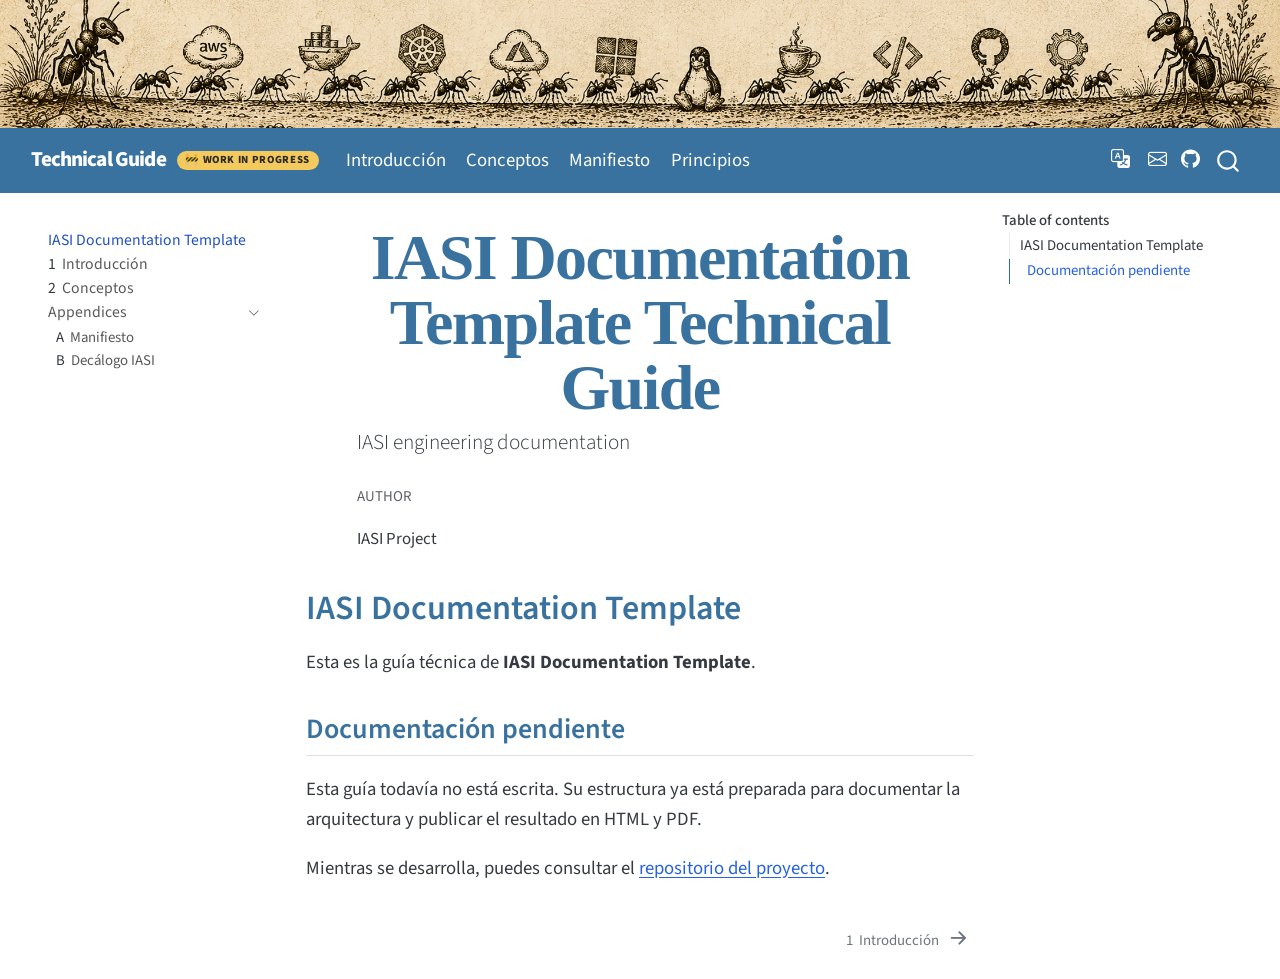
<file: publish/technical-guide/html/index.html>
<!DOCTYPE html>
<html xmlns="http://www.w3.org/1999/xhtml" lang="en" xml:lang="en"><head>

<meta charset="utf-8">
<meta name="generator" content="quarto-1.9.38">

<meta name="viewport" content="width=device-width, initial-scale=1.0, user-scalable=yes">

<meta name="author" content="IASI Project">

<title>IASI Documentation Template Technical Guide</title>
<style>
/* Default styles provided by pandoc.
** See https://pandoc.org/MANUAL.html#variables-for-html for config info.
*/
code{white-space: pre-wrap;}
span.smallcaps{font-variant: small-caps;}
div.columns{display: flex; gap: min(4vw, 1.5em);}
div.column{flex: auto; overflow-x: auto;}
div.hanging-indent{margin-left: 1.5em; text-indent: -1.5em;}
ul.task-list{list-style: none;}
ul.task-list li input[type="checkbox"] {
  width: 0.8em;
  margin: 0 0.8em 0.2em -1em; /* quarto-specific, see https://github.com/quarto-dev/quarto-cli/issues/4556 */ 
  vertical-align: middle;
}
</style>


<script src="site_libs/quarto-nav/quarto-nav.js"></script>
<script src="site_libs/quarto-nav/headroom.min.js"></script>
<script src="site_libs/clipboard/clipboard.min.js"></script>
<script src="site_libs/quarto-search/autocomplete.umd.js"></script>
<script src="site_libs/quarto-search/fuse.min.js"></script>
<script src="site_libs/quarto-search/quarto-search.js"></script>
<meta name="quarto:offset" content="./">
<link href="./chapters/01-intro/index.html" rel="next">
<script src="site_libs/quarto-html/quarto.js" type="module"></script>
<script src="site_libs/quarto-html/tabsets/tabsets.js" type="module"></script>
<script src="site_libs/quarto-html/popper.min.js"></script>
<script src="site_libs/quarto-html/tippy.umd.min.js"></script>
<script src="site_libs/quarto-html/anchor.min.js"></script>
<link href="site_libs/quarto-html/tippy.css" rel="stylesheet">
<link href="site_libs/quarto-html/quarto-syntax-highlighting-15634bcf2e68342d4ad2dfa704d543f6.css" rel="stylesheet" id="quarto-text-highlighting-styles">
<script src="site_libs/bootstrap/bootstrap.min.js"></script>
<link href="site_libs/bootstrap/bootstrap-icons.css" rel="stylesheet">
<link href="site_libs/bootstrap/bootstrap-797d27cea1d4e5a7f22cd0c0edd4997e.min.css" rel="stylesheet" append-hash="true" id="quarto-bootstrap" data-mode="light">
<script id="quarto-search-options" type="application/json">{
  "location": "navbar",
  "copy-button": false,
  "collapse-after": 3,
  "panel-placement": "end",
  "type": "overlay",
  "limit": 50,
  "keyboard-shortcut": [
    "f",
    "/",
    "s"
  ],
  "show-item-context": false,
  "language": {
    "search-no-results-text": "No results",
    "search-matching-documents-text": "matching documents",
    "search-copy-link-title": "Copy link to search",
    "search-hide-matches-text": "Hide additional matches",
    "search-more-match-text": "more match in this document",
    "search-more-matches-text": "more matches in this document",
    "search-clear-button-title": "Clear",
    "search-text-placeholder": "",
    "search-detached-cancel-button-title": "Cancel",
    "search-submit-button-title": "Submit",
    "search-label": "Search"
  }
}</script>
<script>
document.addEventListener("DOMContentLoaded", () => {
  const banner = document.querySelector("#quarto-announcement .iasi-ants-image");
  const bootstrap = document.querySelector("link#quarto-bootstrap");

  if (!banner || !bootstrap) return;

  const siteRoot = bootstrap.href.replace(/site_libs\/bootstrap\/[^/]+$/i, "");
  banner.src = new URL("resources/images/ants.png", siteRoot).href;
});
</script>


</head>

<body class="nav-sidebar floating nav-fixed quarto-light">

<div id="quarto-search-results"></div>
  <header id="quarto-header" class="headroom fixed-top">
    <div id="quarto-announcement" data-announcement-id="924b3bb06044a6f8e6a5618432e2a604" class="alert alert-light hidden"><div class="quarto-announcement-content">
<p><img src="resources/images/ants.png" class="iasi-ants-image img-fluid"></p>
</div></div>
    <nav class="navbar navbar-expand-lg " data-bs-theme="dark">
      <div class="navbar-container container-fluid">
      <div class="navbar-brand-container mx-auto">
    <a class="navbar-brand" href="./index.html">
    <span class="navbar-title">Technical Guide</span>
    </a>
  </div>
            <div id="quarto-search" class="" title="Search"></div>
          <button class="navbar-toggler" type="button" data-bs-toggle="collapse" data-bs-target="#navbarCollapse" aria-controls="navbarCollapse" role="menu" aria-expanded="false" aria-label="Toggle navigation" onclick="if (window.quartoToggleHeadroom) { window.quartoToggleHeadroom(); }">
  <span class="navbar-toggler-icon"></span>
</button>
          <div class="collapse navbar-collapse" id="navbarCollapse">
            <ul class="navbar-nav navbar-nav-scroll me-auto">
  <li class="nav-item">
    <a class="nav-link active" href="./chapters/01-intro/index.html" aria-current="page"> 
<span class="menu-text">Introducción</span></a>
  </li>  
  <li class="nav-item">
    <a class="nav-link" href="./chapters/02-conceptos/index.html"> 
<span class="menu-text">Conceptos</span></a>
  </li>  
  <li class="nav-item">
    <a class="nav-link" href="./common/manifesto.html"> 
<span class="menu-text">Manifiesto</span></a>
  </li>  
  <li class="nav-item">
    <a class="nav-link" href="./common/principles.html"> 
<span class="menu-text">Principios</span></a>
  </li>  
</ul>
            <ul class="navbar-nav navbar-nav-scroll ms-auto">
  <li class="nav-item compact">
    <a class="nav-link" href="https://iasi-org.github.io/iasi-home/pages/common/manifesto-bilingual.html"> <i class="bi bi-translate" role="img" aria-label="Idioma / Language">
</i> 
<span class="menu-text"></span></a>
  </li>  
  <li class="nav-item compact">
    <a class="nav-link" href="https://iasi-org.github.io/iasi-home/pages/common/contact.html"> <i class="bi bi-envelope" role="img" aria-label="Contacto">
</i> 
<span class="menu-text"></span></a>
  </li>  
</ul>
          </div> <!-- /navcollapse -->
            <div class="quarto-navbar-tools">
    <a href="https://github.com/iasi-org/iasi-docs-template" title="Source Code" class="quarto-navigation-tool px-1" aria-label="Source Code"><i class="bi bi-github"></i></a>
</div>
      </div> <!-- /container-fluid -->
    </nav>
  <nav class="quarto-secondary-nav">
    <div class="container-fluid d-flex">
      <button type="button" class="quarto-btn-toggle btn" data-bs-toggle="collapse" role="button" data-bs-target=".quarto-sidebar-collapse-item" aria-controls="quarto-sidebar" aria-expanded="false" aria-label="Toggle sidebar navigation" onclick="if (window.quartoToggleHeadroom) { window.quartoToggleHeadroom(); }">
        <i class="bi bi-layout-text-sidebar-reverse"></i>
      </button>
        <nav class="quarto-page-breadcrumbs" aria-label="breadcrumb"><ol class="breadcrumb"><li class="breadcrumb-item"><a href="./index.html">IASI Documentation Template</a></li></ol></nav>
        <a class="flex-grow-1" role="navigation" data-bs-toggle="collapse" data-bs-target=".quarto-sidebar-collapse-item" aria-controls="quarto-sidebar" aria-expanded="false" aria-label="Toggle sidebar navigation" onclick="if (window.quartoToggleHeadroom) { window.quartoToggleHeadroom(); }">      
        </a>
    </div>
  </nav>
</header>
<!-- content -->
<div id="quarto-content" class="quarto-container page-columns page-rows-contents page-layout-article page-navbar">
<!-- sidebar -->
  <nav id="quarto-sidebar" class="sidebar collapse collapse-horizontal quarto-sidebar-collapse-item sidebar-navigation floating overflow-auto">
    <div class="sidebar-menu-container"> 
    <ul class="list-unstyled mt-1">
        <li class="sidebar-item">
  <div class="sidebar-item-container"> 
  <a href="./index.html" class="sidebar-item-text sidebar-link active">
 <span class="menu-text">IASI Documentation Template</span></a>
  </div>
</li>
        <li class="sidebar-item">
  <div class="sidebar-item-container"> 
  <a href="./chapters/01-intro/index.html" class="sidebar-item-text sidebar-link">
 <span class="menu-text"><span class="chapter-number">1</span>&nbsp; <span class="chapter-title">Introducción</span></span></a>
  </div>
</li>
        <li class="sidebar-item">
  <div class="sidebar-item-container"> 
  <a href="./chapters/02-conceptos/index.html" class="sidebar-item-text sidebar-link">
 <span class="menu-text"><span class="chapter-number">2</span>&nbsp; <span class="chapter-title">Conceptos</span></span></a>
  </div>
</li>
        <li class="sidebar-item sidebar-item-section">
      <div class="sidebar-item-container"> 
            <a class="sidebar-item-text sidebar-link text-start" data-bs-toggle="collapse" data-bs-target="#quarto-sidebar-section-1" role="navigation" aria-expanded="true">
 <span class="menu-text">Appendices</span></a>
          <a class="sidebar-item-toggle text-start" data-bs-toggle="collapse" data-bs-target="#quarto-sidebar-section-1" role="navigation" aria-expanded="true" aria-label="Toggle section">
            <i class="bi bi-chevron-right ms-2"></i>
          </a> 
      </div>
      <ul id="quarto-sidebar-section-1" class="collapse list-unstyled sidebar-section depth1 show">  
          <li class="sidebar-item">
  <div class="sidebar-item-container"> 
  <a href="./common/manifesto.html" class="sidebar-item-text sidebar-link">
 <span class="menu-text"><span class="chapter-number">A</span>&nbsp; <span class="chapter-title">Manifiesto</span></span></a>
  </div>
</li>
          <li class="sidebar-item">
  <div class="sidebar-item-container"> 
  <a href="./common/principles.html" class="sidebar-item-text sidebar-link">
 <span class="menu-text"><span class="chapter-number">B</span>&nbsp; <span class="chapter-title">Decálogo IASI</span></span></a>
  </div>
</li>
      </ul>
  </li>
    </ul>
    </div>
</nav>
<div id="quarto-sidebar-glass" class="quarto-sidebar-collapse-item" data-bs-toggle="collapse" data-bs-target=".quarto-sidebar-collapse-item"></div>
<!-- margin-sidebar -->
    <div id="quarto-margin-sidebar" class="sidebar margin-sidebar">
        <nav id="TOC" role="doc-toc" class="toc-active">
    <h2 id="toc-title">Table of contents</h2>
   
  <ul>
  <li><a href="#iasi-documentation-template" id="toc-iasi-documentation-template" class="nav-link active" data-scroll-target="#iasi-documentation-template">IASI Documentation Template</a>
  <ul class="collapse">
  <li><a href="#documentación-pendiente" id="toc-documentación-pendiente" class="nav-link" data-scroll-target="#documentación-pendiente">Documentación pendiente</a></li>
  </ul></li>
  </ul>
</nav>
    </div>
<!-- main -->
<main class="content" id="quarto-document-content">

<header id="title-block-header" class="quarto-title-block default">
<div class="quarto-title">
<h1 class="title">IASI Documentation Template Technical Guide</h1>
<p class="subtitle lead">IASI engineering documentation</p>
</div>



<div class="quarto-title-meta">

    <div>
    <div class="quarto-title-meta-heading">Author</div>
    <div class="quarto-title-meta-contents">
             <p>IASI Project </p>
          </div>
  </div>
    
  
    
  </div>
  


</header>


<section id="iasi-documentation-template" class="level1 unnumbered">
<h1 class="unnumbered">IASI Documentation Template</h1>
<p>Esta es la guía técnica de <strong>IASI Documentation Template</strong>.</p>
<section id="documentación-pendiente" class="level2 iasi-pending">
<h2 class="anchored" data-anchor-id="documentación-pendiente">Documentación pendiente</h2>
<p>Esta guía todavía no está escrita. Su estructura ya está preparada para documentar la arquitectura y publicar el resultado en HTML y PDF.</p>
</section>
<p>Mientras se desarrolla, puedes consultar el <a href="https://github.com/iasi-org/iasi-docs-template">repositorio del proyecto</a>.</p>


</section>

</main> <!-- /main -->
<script id="quarto-html-after-body" type="application/javascript">
  window.document.addEventListener("DOMContentLoaded", function (event) {
    const icon = "";
    const anchorJS = new window.AnchorJS();
    anchorJS.options = {
      placement: 'right',
      icon: icon
    };
    anchorJS.add('.anchored');
    const isCodeAnnotation = (el) => {
      for (const clz of el.classList) {
        if (clz.startsWith('code-annotation-')) {                     
          return true;
        }
      }
      return false;
    }
    const onCopySuccess = function(e) {
      // button target
      const button = e.trigger;
      // don't keep focus
      button.blur();
      // flash "checked"
      button.classList.add('code-copy-button-checked');
      var currentTitle = button.getAttribute("title");
      button.setAttribute("title", "Copied!");
      let tooltip;
      if (window.bootstrap) {
        button.setAttribute("data-bs-toggle", "tooltip");
        button.setAttribute("data-bs-placement", "left");
        button.setAttribute("data-bs-title", "Copied!");
        tooltip = new bootstrap.Tooltip(button, 
          { trigger: "manual", 
            customClass: "code-copy-button-tooltip",
            offset: [0, -8]});
        tooltip.show();    
      }
      setTimeout(function() {
        if (tooltip) {
          tooltip.hide();
          button.removeAttribute("data-bs-title");
          button.removeAttribute("data-bs-toggle");
          button.removeAttribute("data-bs-placement");
        }
        button.setAttribute("title", currentTitle);
        button.classList.remove('code-copy-button-checked');
      }, 1000);
      // clear code selection
      e.clearSelection();
    }
    const getTextToCopy = function(trigger) {
      const outerScaffold = trigger.parentElement.cloneNode(true);
      const codeEl = outerScaffold.querySelector('code');
      for (const childEl of codeEl.children) {
        if (isCodeAnnotation(childEl)) {
          childEl.remove();
        }
      }
      return codeEl.innerText;
    }
    const clipboard = new window.ClipboardJS('.code-copy-button:not([data-in-quarto-modal])', {
      text: getTextToCopy
    });
    clipboard.on('success', onCopySuccess);
    if (window.document.getElementById('quarto-embedded-source-code-modal')) {
      const clipboardModal = new window.ClipboardJS('.code-copy-button[data-in-quarto-modal]', {
        text: getTextToCopy,
        container: window.document.getElementById('quarto-embedded-source-code-modal')
      });
      clipboardModal.on('success', onCopySuccess);
    }
      var localhostRegex = new RegExp(/^(?:http|https):\/\/localhost\:?[0-9]*\//);
      var mailtoRegex = new RegExp(/^mailto:/);
        var filterRegex = new RegExp('/' + window.location.host + '/');
      var isInternal = (href) => {
          return filterRegex.test(href) || localhostRegex.test(href) || mailtoRegex.test(href);
      }
      // Inspect non-navigation links and adorn them if external
     var links = window.document.querySelectorAll('a[href]:not(.nav-link):not(.navbar-brand):not(.toc-action):not(.sidebar-link):not(.sidebar-item-toggle):not(.pagination-link):not(.no-external):not([aria-hidden]):not(.dropdown-item):not(.quarto-navigation-tool):not(.about-link)');
      for (var i=0; i<links.length; i++) {
        const link = links[i];
        if (!isInternal(link.href)) {
          // undo the damage that might have been done by quarto-nav.js in the case of
          // links that we want to consider external
          if (link.dataset.originalHref !== undefined) {
            link.href = link.dataset.originalHref;
          }
        }
      }
    function tippyHover(el, contentFn, onTriggerFn, onUntriggerFn) {
      const config = {
        allowHTML: true,
        maxWidth: 500,
        delay: 100,
        arrow: false,
        appendTo: function(el) {
            return el.parentElement;
        },
        interactive: true,
        interactiveBorder: 10,
        theme: 'quarto',
        placement: 'bottom-start',
      };
      if (contentFn) {
        config.content = contentFn;
      }
      if (onTriggerFn) {
        config.onTrigger = onTriggerFn;
      }
      if (onUntriggerFn) {
        config.onUntrigger = onUntriggerFn;
      }
      window.tippy(el, config); 
    }
    const noterefs = window.document.querySelectorAll('a[role="doc-noteref"]');
    for (var i=0; i<noterefs.length; i++) {
      const ref = noterefs[i];
      tippyHover(ref, function() {
        // use id or data attribute instead here
        let href = ref.getAttribute('data-footnote-href') || ref.getAttribute('href');
        try { href = new URL(href).hash; } catch {}
        const id = href.replace(/^#\/?/, "");
        const note = window.document.getElementById(id);
        if (note) {
          return note.innerHTML;
        } else {
          return "";
        }
      });
    }
    const xrefs = window.document.querySelectorAll('a.quarto-xref');
    const processXRef = (id, note) => {
      // Strip column container classes
      const stripColumnClz = (el) => {
        el.classList.remove("page-full", "page-columns");
        if (el.children) {
          for (const child of el.children) {
            stripColumnClz(child);
          }
        }
      }
      stripColumnClz(note)
      if (id === null || id.startsWith('sec-')) {
        // Special case sections, only their first couple elements
        const container = document.createElement("div");
        if (note.children && note.children.length > 2) {
          container.appendChild(note.children[0].cloneNode(true));
          for (let i = 1; i < note.children.length; i++) {
            const child = note.children[i];
            if (child.tagName === "P" && child.innerText === "") {
              continue;
            } else {
              container.appendChild(child.cloneNode(true));
              break;
            }
          }
          if (window.Quarto?.typesetMath) {
            window.Quarto.typesetMath(container);
          }
          return container.innerHTML
        } else {
          if (window.Quarto?.typesetMath) {
            window.Quarto.typesetMath(note);
          }
          return note.innerHTML;
        }
      } else {
        // Remove any anchor links if they are present
        const anchorLink = note.querySelector('a.anchorjs-link');
        if (anchorLink) {
          anchorLink.remove();
        }
        if (window.Quarto?.typesetMath) {
          window.Quarto.typesetMath(note);
        }
        if (note.classList.contains("callout")) {
          return note.outerHTML;
        } else {
          return note.innerHTML;
        }
      }
    }
    for (var i=0; i<xrefs.length; i++) {
      const xref = xrefs[i];
      tippyHover(xref, undefined, function(instance) {
        instance.disable();
        let url = xref.getAttribute('href');
        let hash = undefined; 
        if (url.startsWith('#')) {
          hash = url;
        } else {
          try { hash = new URL(url).hash; } catch {}
        }
        if (hash) {
          const id = hash.replace(/^#\/?/, "");
          const note = window.document.getElementById(id);
          if (note !== null) {
            try {
              const html = processXRef(id, note.cloneNode(true));
              instance.setContent(html);
            } finally {
              instance.enable();
              instance.show();
            }
          } else {
            // See if we can fetch this
            fetch(url.split('#')[0])
            .then(res => res.text())
            .then(html => {
              const parser = new DOMParser();
              const htmlDoc = parser.parseFromString(html, "text/html");
              const note = htmlDoc.getElementById(id);
              if (note !== null) {
                const html = processXRef(id, note);
                instance.setContent(html);
              } 
            }).finally(() => {
              instance.enable();
              instance.show();
            });
          }
        } else {
          // See if we can fetch a full url (with no hash to target)
          // This is a special case and we should probably do some content thinning / targeting
          fetch(url)
          .then(res => res.text())
          .then(html => {
            const parser = new DOMParser();
            const htmlDoc = parser.parseFromString(html, "text/html");
            const note = htmlDoc.querySelector('main.content');
            if (note !== null) {
              // This should only happen for chapter cross references
              // (since there is no id in the URL)
              // remove the first header
              if (note.children.length > 0 && note.children[0].tagName === "HEADER") {
                note.children[0].remove();
              }
              const html = processXRef(null, note);
              instance.setContent(html);
            } 
          }).finally(() => {
            instance.enable();
            instance.show();
          });
        }
      }, function(instance) {
      });
    }
        let selectedAnnoteEl;
        const selectorForAnnotation = ( cell, annotation) => {
          let cellAttr = 'data-code-cell="' + cell + '"';
          let lineAttr = 'data-code-annotation="' +  annotation + '"';
          const selector = 'span[' + cellAttr + '][' + lineAttr + ']';
          return selector;
        }
        const selectCodeLines = (annoteEl) => {
          const doc = window.document;
          const targetCell = annoteEl.getAttribute("data-target-cell");
          const targetAnnotation = annoteEl.getAttribute("data-target-annotation");
          const annoteSpan = window.document.querySelector(selectorForAnnotation(targetCell, targetAnnotation));
          const lines = annoteSpan.getAttribute("data-code-lines").split(",");
          const lineIds = lines.map((line) => {
            return targetCell + "-" + line;
          })
          let top = null;
          let height = null;
          let parent = null;
          if (lineIds.length > 0) {
              //compute the position of the single el (top and bottom and make a div)
              const el = window.document.getElementById(lineIds[0]);
              top = el.offsetTop;
              height = el.offsetHeight;
              parent = el.parentElement.parentElement;
            if (lineIds.length > 1) {
              const lastEl = window.document.getElementById(lineIds[lineIds.length - 1]);
              const bottom = lastEl.offsetTop + lastEl.offsetHeight;
              height = bottom - top;
            }
            if (top !== null && height !== null && parent !== null) {
              // cook up a div (if necessary) and position it 
              let div = window.document.getElementById("code-annotation-line-highlight");
              if (div === null) {
                div = window.document.createElement("div");
                div.setAttribute("id", "code-annotation-line-highlight");
                div.style.position = 'absolute';
                parent.appendChild(div);
              }
              div.style.top = top - 2 + "px";
              div.style.height = height + 4 + "px";
              div.style.left = 0;
              let gutterDiv = window.document.getElementById("code-annotation-line-highlight-gutter");
              if (gutterDiv === null) {
                gutterDiv = window.document.createElement("div");
                gutterDiv.setAttribute("id", "code-annotation-line-highlight-gutter");
                gutterDiv.style.position = 'absolute';
                const codeCell = window.document.getElementById(targetCell);
                const gutter = codeCell.querySelector('.code-annotation-gutter');
                gutter.appendChild(gutterDiv);
              }
              gutterDiv.style.top = top - 2 + "px";
              gutterDiv.style.height = height + 4 + "px";
            }
            selectedAnnoteEl = annoteEl;
          }
        };
        const unselectCodeLines = () => {
          const elementsIds = ["code-annotation-line-highlight", "code-annotation-line-highlight-gutter"];
          elementsIds.forEach((elId) => {
            const div = window.document.getElementById(elId);
            if (div) {
              div.remove();
            }
          });
          selectedAnnoteEl = undefined;
        };
          // Handle positioning of the toggle
      window.addEventListener(
        "resize",
        throttle(() => {
          elRect = undefined;
          if (selectedAnnoteEl) {
            selectCodeLines(selectedAnnoteEl);
          }
        }, 10)
      );
      function throttle(fn, ms) {
      let throttle = false;
      let timer;
        return (...args) => {
          if(!throttle) { // first call gets through
              fn.apply(this, args);
              throttle = true;
          } else { // all the others get throttled
              if(timer) clearTimeout(timer); // cancel #2
              timer = setTimeout(() => {
                fn.apply(this, args);
                timer = throttle = false;
              }, ms);
          }
        };
      }
        // Attach click handler to the DT
        const annoteDls = window.document.querySelectorAll('dt[data-target-cell]');
        for (const annoteDlNode of annoteDls) {
          annoteDlNode.addEventListener('click', (event) => {
            const clickedEl = event.target;
            if (clickedEl !== selectedAnnoteEl) {
              unselectCodeLines();
              const activeEl = window.document.querySelector('dt[data-target-cell].code-annotation-active');
              if (activeEl) {
                activeEl.classList.remove('code-annotation-active');
              }
              selectCodeLines(clickedEl);
              clickedEl.classList.add('code-annotation-active');
            } else {
              // Unselect the line
              unselectCodeLines();
              clickedEl.classList.remove('code-annotation-active');
            }
          });
        }
    const findCites = (el) => {
      const parentEl = el.parentElement;
      if (parentEl) {
        const cites = parentEl.dataset.cites;
        if (cites) {
          return {
            el,
            cites: cites.split(' ')
          };
        } else {
          return findCites(el.parentElement)
        }
      } else {
        return undefined;
      }
    };
    var bibliorefs = window.document.querySelectorAll('a[role="doc-biblioref"]');
    for (var i=0; i<bibliorefs.length; i++) {
      const ref = bibliorefs[i];
      const citeInfo = findCites(ref);
      if (citeInfo) {
        tippyHover(citeInfo.el, function() {
          var popup = window.document.createElement('div');
          citeInfo.cites.forEach(function(cite) {
            var citeDiv = window.document.createElement('div');
            citeDiv.classList.add('hanging-indent');
            citeDiv.classList.add('csl-entry');
            var biblioDiv = window.document.getElementById('ref-' + cite);
            if (biblioDiv) {
              citeDiv.innerHTML = biblioDiv.innerHTML;
            }
            popup.appendChild(citeDiv);
          });
          return popup.innerHTML;
        });
      }
    }
  });
  </script>
<nav class="page-navigation">
  <div class="nav-page nav-page-previous">
  </div>
  <div class="nav-page nav-page-next">
      <a href="./chapters/01-intro/index.html" class="pagination-link" aria-label="Introducción">
        <span class="nav-page-text"><span class="chapter-number">1</span>&nbsp; <span class="chapter-title">Introducción</span></span> <i class="bi bi-arrow-right-short"></i>
      </a>
  </div>
</nav>
</div> <!-- /content -->




</body></html>
</file>
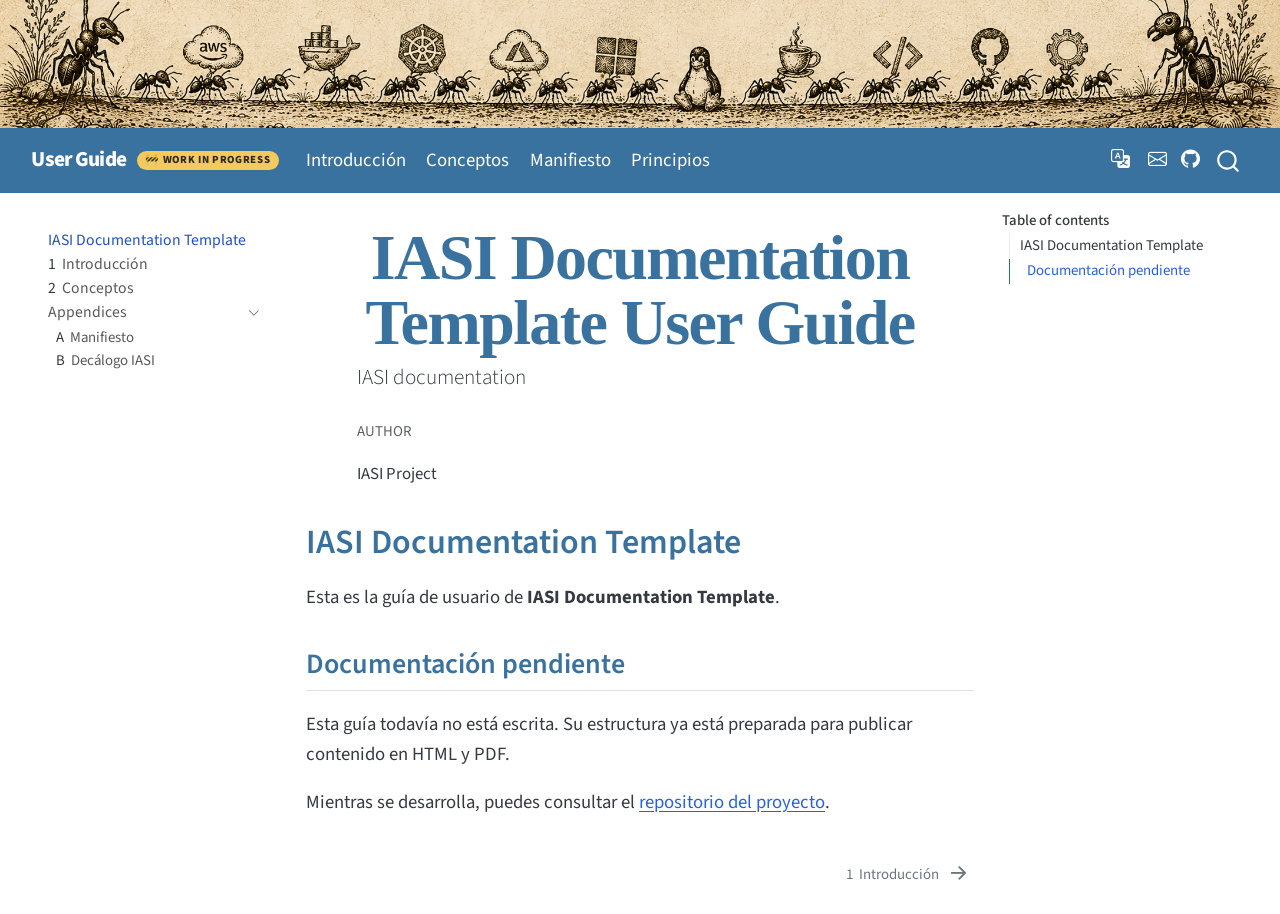
<file: publish/user-guide/html/index.html>
<!DOCTYPE html>
<html xmlns="http://www.w3.org/1999/xhtml" lang="en" xml:lang="en"><head>

<meta charset="utf-8">
<meta name="generator" content="quarto-1.9.38">

<meta name="viewport" content="width=device-width, initial-scale=1.0, user-scalable=yes">

<meta name="author" content="IASI Project">

<title>IASI Documentation Template User Guide</title>
<style>
/* Default styles provided by pandoc.
** See https://pandoc.org/MANUAL.html#variables-for-html for config info.
*/
code{white-space: pre-wrap;}
span.smallcaps{font-variant: small-caps;}
div.columns{display: flex; gap: min(4vw, 1.5em);}
div.column{flex: auto; overflow-x: auto;}
div.hanging-indent{margin-left: 1.5em; text-indent: -1.5em;}
ul.task-list{list-style: none;}
ul.task-list li input[type="checkbox"] {
  width: 0.8em;
  margin: 0 0.8em 0.2em -1em; /* quarto-specific, see https://github.com/quarto-dev/quarto-cli/issues/4556 */ 
  vertical-align: middle;
}
</style>


<script src="site_libs/quarto-nav/quarto-nav.js"></script>
<script src="site_libs/quarto-nav/headroom.min.js"></script>
<script src="site_libs/clipboard/clipboard.min.js"></script>
<script src="site_libs/quarto-search/autocomplete.umd.js"></script>
<script src="site_libs/quarto-search/fuse.min.js"></script>
<script src="site_libs/quarto-search/quarto-search.js"></script>
<meta name="quarto:offset" content="./">
<link href="./chapters/01-intro/index.html" rel="next">
<script src="site_libs/quarto-html/quarto.js" type="module"></script>
<script src="site_libs/quarto-html/tabsets/tabsets.js" type="module"></script>
<script src="site_libs/quarto-html/popper.min.js"></script>
<script src="site_libs/quarto-html/tippy.umd.min.js"></script>
<script src="site_libs/quarto-html/anchor.min.js"></script>
<link href="site_libs/quarto-html/tippy.css" rel="stylesheet">
<link href="site_libs/quarto-html/quarto-syntax-highlighting-15634bcf2e68342d4ad2dfa704d543f6.css" rel="stylesheet" id="quarto-text-highlighting-styles">
<script src="site_libs/bootstrap/bootstrap.min.js"></script>
<link href="site_libs/bootstrap/bootstrap-icons.css" rel="stylesheet">
<link href="site_libs/bootstrap/bootstrap-797d27cea1d4e5a7f22cd0c0edd4997e.min.css" rel="stylesheet" append-hash="true" id="quarto-bootstrap" data-mode="light">
<script id="quarto-search-options" type="application/json">{
  "location": "navbar",
  "copy-button": false,
  "collapse-after": 3,
  "panel-placement": "end",
  "type": "overlay",
  "limit": 50,
  "keyboard-shortcut": [
    "f",
    "/",
    "s"
  ],
  "show-item-context": false,
  "language": {
    "search-no-results-text": "No results",
    "search-matching-documents-text": "matching documents",
    "search-copy-link-title": "Copy link to search",
    "search-hide-matches-text": "Hide additional matches",
    "search-more-match-text": "more match in this document",
    "search-more-matches-text": "more matches in this document",
    "search-clear-button-title": "Clear",
    "search-text-placeholder": "",
    "search-detached-cancel-button-title": "Cancel",
    "search-submit-button-title": "Submit",
    "search-label": "Search"
  }
}</script>
<script>
document.addEventListener("DOMContentLoaded", () => {
  const banner = document.querySelector("#quarto-announcement .iasi-ants-image");
  const bootstrap = document.querySelector("link#quarto-bootstrap");

  if (!banner || !bootstrap) return;

  const siteRoot = bootstrap.href.replace(/site_libs\/bootstrap\/[^/]+$/i, "");
  banner.src = new URL("resources/images/ants.png", siteRoot).href;
});
</script>


</head>

<body class="nav-sidebar floating nav-fixed quarto-light">

<div id="quarto-search-results"></div>
  <header id="quarto-header" class="headroom fixed-top">
    <div id="quarto-announcement" data-announcement-id="924b3bb06044a6f8e6a5618432e2a604" class="alert alert-light hidden"><div class="quarto-announcement-content">
<p><img src="resources/images/ants.png" class="iasi-ants-image img-fluid"></p>
</div></div>
    <nav class="navbar navbar-expand-lg " data-bs-theme="dark">
      <div class="navbar-container container-fluid">
      <div class="navbar-brand-container mx-auto">
    <a class="navbar-brand" href="./index.html">
    <span class="navbar-title">User Guide</span>
    </a>
  </div>
            <div id="quarto-search" class="" title="Search"></div>
          <button class="navbar-toggler" type="button" data-bs-toggle="collapse" data-bs-target="#navbarCollapse" aria-controls="navbarCollapse" role="menu" aria-expanded="false" aria-label="Toggle navigation" onclick="if (window.quartoToggleHeadroom) { window.quartoToggleHeadroom(); }">
  <span class="navbar-toggler-icon"></span>
</button>
          <div class="collapse navbar-collapse" id="navbarCollapse">
            <ul class="navbar-nav navbar-nav-scroll me-auto">
  <li class="nav-item">
    <a class="nav-link active" href="./chapters/01-intro/index.html" aria-current="page"> 
<span class="menu-text">Introducción</span></a>
  </li>  
  <li class="nav-item">
    <a class="nav-link" href="./chapters/02-conceptos/index.html"> 
<span class="menu-text">Conceptos</span></a>
  </li>  
  <li class="nav-item">
    <a class="nav-link" href="./common/manifesto.html"> 
<span class="menu-text">Manifiesto</span></a>
  </li>  
  <li class="nav-item">
    <a class="nav-link" href="./common/principles.html"> 
<span class="menu-text">Principios</span></a>
  </li>  
</ul>
            <ul class="navbar-nav navbar-nav-scroll ms-auto">
  <li class="nav-item compact">
    <a class="nav-link" href="https://iasi-org.github.io/iasi-home/pages/common/manifesto-bilingual.html"> <i class="bi bi-translate" role="img" aria-label="Idioma / Language">
</i> 
<span class="menu-text"></span></a>
  </li>  
  <li class="nav-item compact">
    <a class="nav-link" href="https://iasi-org.github.io/iasi-home/pages/common/contact.html"> <i class="bi bi-envelope" role="img" aria-label="Contacto">
</i> 
<span class="menu-text"></span></a>
  </li>  
</ul>
          </div> <!-- /navcollapse -->
            <div class="quarto-navbar-tools">
    <a href="https://github.com/iasi-org/iasi-docs-template" title="Source Code" class="quarto-navigation-tool px-1" aria-label="Source Code"><i class="bi bi-github"></i></a>
</div>
      </div> <!-- /container-fluid -->
    </nav>
  <nav class="quarto-secondary-nav">
    <div class="container-fluid d-flex">
      <button type="button" class="quarto-btn-toggle btn" data-bs-toggle="collapse" role="button" data-bs-target=".quarto-sidebar-collapse-item" aria-controls="quarto-sidebar" aria-expanded="false" aria-label="Toggle sidebar navigation" onclick="if (window.quartoToggleHeadroom) { window.quartoToggleHeadroom(); }">
        <i class="bi bi-layout-text-sidebar-reverse"></i>
      </button>
        <nav class="quarto-page-breadcrumbs" aria-label="breadcrumb"><ol class="breadcrumb"><li class="breadcrumb-item"><a href="./index.html">IASI Documentation Template</a></li></ol></nav>
        <a class="flex-grow-1" role="navigation" data-bs-toggle="collapse" data-bs-target=".quarto-sidebar-collapse-item" aria-controls="quarto-sidebar" aria-expanded="false" aria-label="Toggle sidebar navigation" onclick="if (window.quartoToggleHeadroom) { window.quartoToggleHeadroom(); }">      
        </a>
    </div>
  </nav>
</header>
<!-- content -->
<div id="quarto-content" class="quarto-container page-columns page-rows-contents page-layout-article page-navbar">
<!-- sidebar -->
  <nav id="quarto-sidebar" class="sidebar collapse collapse-horizontal quarto-sidebar-collapse-item sidebar-navigation floating overflow-auto">
    <div class="sidebar-menu-container"> 
    <ul class="list-unstyled mt-1">
        <li class="sidebar-item">
  <div class="sidebar-item-container"> 
  <a href="./index.html" class="sidebar-item-text sidebar-link active">
 <span class="menu-text">IASI Documentation Template</span></a>
  </div>
</li>
        <li class="sidebar-item">
  <div class="sidebar-item-container"> 
  <a href="./chapters/01-intro/index.html" class="sidebar-item-text sidebar-link">
 <span class="menu-text"><span class="chapter-number">1</span>&nbsp; <span class="chapter-title">Introducción</span></span></a>
  </div>
</li>
        <li class="sidebar-item">
  <div class="sidebar-item-container"> 
  <a href="./chapters/02-conceptos/index.html" class="sidebar-item-text sidebar-link">
 <span class="menu-text"><span class="chapter-number">2</span>&nbsp; <span class="chapter-title">Conceptos</span></span></a>
  </div>
</li>
        <li class="sidebar-item sidebar-item-section">
      <div class="sidebar-item-container"> 
            <a class="sidebar-item-text sidebar-link text-start" data-bs-toggle="collapse" data-bs-target="#quarto-sidebar-section-1" role="navigation" aria-expanded="true">
 <span class="menu-text">Appendices</span></a>
          <a class="sidebar-item-toggle text-start" data-bs-toggle="collapse" data-bs-target="#quarto-sidebar-section-1" role="navigation" aria-expanded="true" aria-label="Toggle section">
            <i class="bi bi-chevron-right ms-2"></i>
          </a> 
      </div>
      <ul id="quarto-sidebar-section-1" class="collapse list-unstyled sidebar-section depth1 show">  
          <li class="sidebar-item">
  <div class="sidebar-item-container"> 
  <a href="./common/manifesto.html" class="sidebar-item-text sidebar-link">
 <span class="menu-text"><span class="chapter-number">A</span>&nbsp; <span class="chapter-title">Manifiesto</span></span></a>
  </div>
</li>
          <li class="sidebar-item">
  <div class="sidebar-item-container"> 
  <a href="./common/principles.html" class="sidebar-item-text sidebar-link">
 <span class="menu-text"><span class="chapter-number">B</span>&nbsp; <span class="chapter-title">Decálogo IASI</span></span></a>
  </div>
</li>
      </ul>
  </li>
    </ul>
    </div>
</nav>
<div id="quarto-sidebar-glass" class="quarto-sidebar-collapse-item" data-bs-toggle="collapse" data-bs-target=".quarto-sidebar-collapse-item"></div>
<!-- margin-sidebar -->
    <div id="quarto-margin-sidebar" class="sidebar margin-sidebar">
        <nav id="TOC" role="doc-toc" class="toc-active">
    <h2 id="toc-title">Table of contents</h2>
   
  <ul>
  <li><a href="#iasi-documentation-template" id="toc-iasi-documentation-template" class="nav-link active" data-scroll-target="#iasi-documentation-template">IASI Documentation Template</a>
  <ul class="collapse">
  <li><a href="#documentación-pendiente" id="toc-documentación-pendiente" class="nav-link" data-scroll-target="#documentación-pendiente">Documentación pendiente</a></li>
  </ul></li>
  </ul>
</nav>
    </div>
<!-- main -->
<main class="content" id="quarto-document-content">

<header id="title-block-header" class="quarto-title-block default">
<div class="quarto-title">
<h1 class="title">IASI Documentation Template User Guide</h1>
<p class="subtitle lead">IASI documentation</p>
</div>



<div class="quarto-title-meta">

    <div>
    <div class="quarto-title-meta-heading">Author</div>
    <div class="quarto-title-meta-contents">
             <p>IASI Project </p>
          </div>
  </div>
    
  
    
  </div>
  


</header>


<section id="iasi-documentation-template" class="level1 unnumbered">
<h1 class="unnumbered">IASI Documentation Template</h1>
<p>Esta es la guía de usuario de <strong>IASI Documentation Template</strong>.</p>
<section id="documentación-pendiente" class="level2 iasi-pending">
<h2 class="anchored" data-anchor-id="documentación-pendiente">Documentación pendiente</h2>
<p>Esta guía todavía no está escrita. Su estructura ya está preparada para publicar contenido en HTML y PDF.</p>
</section>
<p>Mientras se desarrolla, puedes consultar el <a href="https://github.com/iasi-org/iasi-docs-template">repositorio del proyecto</a>.</p>


</section>

</main> <!-- /main -->
<script id="quarto-html-after-body" type="application/javascript">
  window.document.addEventListener("DOMContentLoaded", function (event) {
    const icon = "";
    const anchorJS = new window.AnchorJS();
    anchorJS.options = {
      placement: 'right',
      icon: icon
    };
    anchorJS.add('.anchored');
    const isCodeAnnotation = (el) => {
      for (const clz of el.classList) {
        if (clz.startsWith('code-annotation-')) {                     
          return true;
        }
      }
      return false;
    }
    const onCopySuccess = function(e) {
      // button target
      const button = e.trigger;
      // don't keep focus
      button.blur();
      // flash "checked"
      button.classList.add('code-copy-button-checked');
      var currentTitle = button.getAttribute("title");
      button.setAttribute("title", "Copied!");
      let tooltip;
      if (window.bootstrap) {
        button.setAttribute("data-bs-toggle", "tooltip");
        button.setAttribute("data-bs-placement", "left");
        button.setAttribute("data-bs-title", "Copied!");
        tooltip = new bootstrap.Tooltip(button, 
          { trigger: "manual", 
            customClass: "code-copy-button-tooltip",
            offset: [0, -8]});
        tooltip.show();    
      }
      setTimeout(function() {
        if (tooltip) {
          tooltip.hide();
          button.removeAttribute("data-bs-title");
          button.removeAttribute("data-bs-toggle");
          button.removeAttribute("data-bs-placement");
        }
        button.setAttribute("title", currentTitle);
        button.classList.remove('code-copy-button-checked');
      }, 1000);
      // clear code selection
      e.clearSelection();
    }
    const getTextToCopy = function(trigger) {
      const outerScaffold = trigger.parentElement.cloneNode(true);
      const codeEl = outerScaffold.querySelector('code');
      for (const childEl of codeEl.children) {
        if (isCodeAnnotation(childEl)) {
          childEl.remove();
        }
      }
      return codeEl.innerText;
    }
    const clipboard = new window.ClipboardJS('.code-copy-button:not([data-in-quarto-modal])', {
      text: getTextToCopy
    });
    clipboard.on('success', onCopySuccess);
    if (window.document.getElementById('quarto-embedded-source-code-modal')) {
      const clipboardModal = new window.ClipboardJS('.code-copy-button[data-in-quarto-modal]', {
        text: getTextToCopy,
        container: window.document.getElementById('quarto-embedded-source-code-modal')
      });
      clipboardModal.on('success', onCopySuccess);
    }
      var localhostRegex = new RegExp(/^(?:http|https):\/\/localhost\:?[0-9]*\//);
      var mailtoRegex = new RegExp(/^mailto:/);
        var filterRegex = new RegExp('/' + window.location.host + '/');
      var isInternal = (href) => {
          return filterRegex.test(href) || localhostRegex.test(href) || mailtoRegex.test(href);
      }
      // Inspect non-navigation links and adorn them if external
     var links = window.document.querySelectorAll('a[href]:not(.nav-link):not(.navbar-brand):not(.toc-action):not(.sidebar-link):not(.sidebar-item-toggle):not(.pagination-link):not(.no-external):not([aria-hidden]):not(.dropdown-item):not(.quarto-navigation-tool):not(.about-link)');
      for (var i=0; i<links.length; i++) {
        const link = links[i];
        if (!isInternal(link.href)) {
          // undo the damage that might have been done by quarto-nav.js in the case of
          // links that we want to consider external
          if (link.dataset.originalHref !== undefined) {
            link.href = link.dataset.originalHref;
          }
        }
      }
    function tippyHover(el, contentFn, onTriggerFn, onUntriggerFn) {
      const config = {
        allowHTML: true,
        maxWidth: 500,
        delay: 100,
        arrow: false,
        appendTo: function(el) {
            return el.parentElement;
        },
        interactive: true,
        interactiveBorder: 10,
        theme: 'quarto',
        placement: 'bottom-start',
      };
      if (contentFn) {
        config.content = contentFn;
      }
      if (onTriggerFn) {
        config.onTrigger = onTriggerFn;
      }
      if (onUntriggerFn) {
        config.onUntrigger = onUntriggerFn;
      }
      window.tippy(el, config); 
    }
    const noterefs = window.document.querySelectorAll('a[role="doc-noteref"]');
    for (var i=0; i<noterefs.length; i++) {
      const ref = noterefs[i];
      tippyHover(ref, function() {
        // use id or data attribute instead here
        let href = ref.getAttribute('data-footnote-href') || ref.getAttribute('href');
        try { href = new URL(href).hash; } catch {}
        const id = href.replace(/^#\/?/, "");
        const note = window.document.getElementById(id);
        if (note) {
          return note.innerHTML;
        } else {
          return "";
        }
      });
    }
    const xrefs = window.document.querySelectorAll('a.quarto-xref');
    const processXRef = (id, note) => {
      // Strip column container classes
      const stripColumnClz = (el) => {
        el.classList.remove("page-full", "page-columns");
        if (el.children) {
          for (const child of el.children) {
            stripColumnClz(child);
          }
        }
      }
      stripColumnClz(note)
      if (id === null || id.startsWith('sec-')) {
        // Special case sections, only their first couple elements
        const container = document.createElement("div");
        if (note.children && note.children.length > 2) {
          container.appendChild(note.children[0].cloneNode(true));
          for (let i = 1; i < note.children.length; i++) {
            const child = note.children[i];
            if (child.tagName === "P" && child.innerText === "") {
              continue;
            } else {
              container.appendChild(child.cloneNode(true));
              break;
            }
          }
          if (window.Quarto?.typesetMath) {
            window.Quarto.typesetMath(container);
          }
          return container.innerHTML
        } else {
          if (window.Quarto?.typesetMath) {
            window.Quarto.typesetMath(note);
          }
          return note.innerHTML;
        }
      } else {
        // Remove any anchor links if they are present
        const anchorLink = note.querySelector('a.anchorjs-link');
        if (anchorLink) {
          anchorLink.remove();
        }
        if (window.Quarto?.typesetMath) {
          window.Quarto.typesetMath(note);
        }
        if (note.classList.contains("callout")) {
          return note.outerHTML;
        } else {
          return note.innerHTML;
        }
      }
    }
    for (var i=0; i<xrefs.length; i++) {
      const xref = xrefs[i];
      tippyHover(xref, undefined, function(instance) {
        instance.disable();
        let url = xref.getAttribute('href');
        let hash = undefined; 
        if (url.startsWith('#')) {
          hash = url;
        } else {
          try { hash = new URL(url).hash; } catch {}
        }
        if (hash) {
          const id = hash.replace(/^#\/?/, "");
          const note = window.document.getElementById(id);
          if (note !== null) {
            try {
              const html = processXRef(id, note.cloneNode(true));
              instance.setContent(html);
            } finally {
              instance.enable();
              instance.show();
            }
          } else {
            // See if we can fetch this
            fetch(url.split('#')[0])
            .then(res => res.text())
            .then(html => {
              const parser = new DOMParser();
              const htmlDoc = parser.parseFromString(html, "text/html");
              const note = htmlDoc.getElementById(id);
              if (note !== null) {
                const html = processXRef(id, note);
                instance.setContent(html);
              } 
            }).finally(() => {
              instance.enable();
              instance.show();
            });
          }
        } else {
          // See if we can fetch a full url (with no hash to target)
          // This is a special case and we should probably do some content thinning / targeting
          fetch(url)
          .then(res => res.text())
          .then(html => {
            const parser = new DOMParser();
            const htmlDoc = parser.parseFromString(html, "text/html");
            const note = htmlDoc.querySelector('main.content');
            if (note !== null) {
              // This should only happen for chapter cross references
              // (since there is no id in the URL)
              // remove the first header
              if (note.children.length > 0 && note.children[0].tagName === "HEADER") {
                note.children[0].remove();
              }
              const html = processXRef(null, note);
              instance.setContent(html);
            } 
          }).finally(() => {
            instance.enable();
            instance.show();
          });
        }
      }, function(instance) {
      });
    }
        let selectedAnnoteEl;
        const selectorForAnnotation = ( cell, annotation) => {
          let cellAttr = 'data-code-cell="' + cell + '"';
          let lineAttr = 'data-code-annotation="' +  annotation + '"';
          const selector = 'span[' + cellAttr + '][' + lineAttr + ']';
          return selector;
        }
        const selectCodeLines = (annoteEl) => {
          const doc = window.document;
          const targetCell = annoteEl.getAttribute("data-target-cell");
          const targetAnnotation = annoteEl.getAttribute("data-target-annotation");
          const annoteSpan = window.document.querySelector(selectorForAnnotation(targetCell, targetAnnotation));
          const lines = annoteSpan.getAttribute("data-code-lines").split(",");
          const lineIds = lines.map((line) => {
            return targetCell + "-" + line;
          })
          let top = null;
          let height = null;
          let parent = null;
          if (lineIds.length > 0) {
              //compute the position of the single el (top and bottom and make a div)
              const el = window.document.getElementById(lineIds[0]);
              top = el.offsetTop;
              height = el.offsetHeight;
              parent = el.parentElement.parentElement;
            if (lineIds.length > 1) {
              const lastEl = window.document.getElementById(lineIds[lineIds.length - 1]);
              const bottom = lastEl.offsetTop + lastEl.offsetHeight;
              height = bottom - top;
            }
            if (top !== null && height !== null && parent !== null) {
              // cook up a div (if necessary) and position it 
              let div = window.document.getElementById("code-annotation-line-highlight");
              if (div === null) {
                div = window.document.createElement("div");
                div.setAttribute("id", "code-annotation-line-highlight");
                div.style.position = 'absolute';
                parent.appendChild(div);
              }
              div.style.top = top - 2 + "px";
              div.style.height = height + 4 + "px";
              div.style.left = 0;
              let gutterDiv = window.document.getElementById("code-annotation-line-highlight-gutter");
              if (gutterDiv === null) {
                gutterDiv = window.document.createElement("div");
                gutterDiv.setAttribute("id", "code-annotation-line-highlight-gutter");
                gutterDiv.style.position = 'absolute';
                const codeCell = window.document.getElementById(targetCell);
                const gutter = codeCell.querySelector('.code-annotation-gutter');
                gutter.appendChild(gutterDiv);
              }
              gutterDiv.style.top = top - 2 + "px";
              gutterDiv.style.height = height + 4 + "px";
            }
            selectedAnnoteEl = annoteEl;
          }
        };
        const unselectCodeLines = () => {
          const elementsIds = ["code-annotation-line-highlight", "code-annotation-line-highlight-gutter"];
          elementsIds.forEach((elId) => {
            const div = window.document.getElementById(elId);
            if (div) {
              div.remove();
            }
          });
          selectedAnnoteEl = undefined;
        };
          // Handle positioning of the toggle
      window.addEventListener(
        "resize",
        throttle(() => {
          elRect = undefined;
          if (selectedAnnoteEl) {
            selectCodeLines(selectedAnnoteEl);
          }
        }, 10)
      );
      function throttle(fn, ms) {
      let throttle = false;
      let timer;
        return (...args) => {
          if(!throttle) { // first call gets through
              fn.apply(this, args);
              throttle = true;
          } else { // all the others get throttled
              if(timer) clearTimeout(timer); // cancel #2
              timer = setTimeout(() => {
                fn.apply(this, args);
                timer = throttle = false;
              }, ms);
          }
        };
      }
        // Attach click handler to the DT
        const annoteDls = window.document.querySelectorAll('dt[data-target-cell]');
        for (const annoteDlNode of annoteDls) {
          annoteDlNode.addEventListener('click', (event) => {
            const clickedEl = event.target;
            if (clickedEl !== selectedAnnoteEl) {
              unselectCodeLines();
              const activeEl = window.document.querySelector('dt[data-target-cell].code-annotation-active');
              if (activeEl) {
                activeEl.classList.remove('code-annotation-active');
              }
              selectCodeLines(clickedEl);
              clickedEl.classList.add('code-annotation-active');
            } else {
              // Unselect the line
              unselectCodeLines();
              clickedEl.classList.remove('code-annotation-active');
            }
          });
        }
    const findCites = (el) => {
      const parentEl = el.parentElement;
      if (parentEl) {
        const cites = parentEl.dataset.cites;
        if (cites) {
          return {
            el,
            cites: cites.split(' ')
          };
        } else {
          return findCites(el.parentElement)
        }
      } else {
        return undefined;
      }
    };
    var bibliorefs = window.document.querySelectorAll('a[role="doc-biblioref"]');
    for (var i=0; i<bibliorefs.length; i++) {
      const ref = bibliorefs[i];
      const citeInfo = findCites(ref);
      if (citeInfo) {
        tippyHover(citeInfo.el, function() {
          var popup = window.document.createElement('div');
          citeInfo.cites.forEach(function(cite) {
            var citeDiv = window.document.createElement('div');
            citeDiv.classList.add('hanging-indent');
            citeDiv.classList.add('csl-entry');
            var biblioDiv = window.document.getElementById('ref-' + cite);
            if (biblioDiv) {
              citeDiv.innerHTML = biblioDiv.innerHTML;
            }
            popup.appendChild(citeDiv);
          });
          return popup.innerHTML;
        });
      }
    }
  });
  </script>
<nav class="page-navigation">
  <div class="nav-page nav-page-previous">
  </div>
  <div class="nav-page nav-page-next">
      <a href="./chapters/01-intro/index.html" class="pagination-link" aria-label="Introducción">
        <span class="nav-page-text"><span class="chapter-number">1</span>&nbsp; <span class="chapter-title">Introducción</span></span> <i class="bi bi-arrow-right-short"></i>
      </a>
  </div>
</nav>
</div> <!-- /content -->




</body></html>
</file>
<file: publish/technical-guide/html/site_libs/quarto-html/tippy.css>
.tippy-box[data-animation=fade][data-state=hidden]{opacity:0}[data-tippy-root]{max-width:calc(100vw - 10px)}.tippy-box{position:relative;background-color:#333;color:#fff;border-radius:4px;font-size:14px;line-height:1.4;white-space:normal;outline:0;transition-property:transform,visibility,opacity}.tippy-box[data-placement^=top]>.tippy-arrow{bottom:0}.tippy-box[data-placement^=top]>.tippy-arrow:before{bottom:-7px;left:0;border-width:8px 8px 0;border-top-color:initial;transform-origin:center top}.tippy-box[data-placement^=bottom]>.tippy-arrow{top:0}.tippy-box[data-placement^=bottom]>.tippy-arrow:before{top:-7px;left:0;border-width:0 8px 8px;border-bottom-color:initial;transform-origin:center bottom}.tippy-box[data-placement^=left]>.tippy-arrow{right:0}.tippy-box[data-placement^=left]>.tippy-arrow:before{border-width:8px 0 8px 8px;border-left-color:initial;right:-7px;transform-origin:center left}.tippy-box[data-placement^=right]>.tippy-arrow{left:0}.tippy-box[data-placement^=right]>.tippy-arrow:before{left:-7px;border-width:8px 8px 8px 0;border-right-color:initial;transform-origin:center right}.tippy-box[data-inertia][data-state=visible]{transition-timing-function:cubic-bezier(.54,1.5,.38,1.11)}.tippy-arrow{width:16px;height:16px;color:#333}.tippy-arrow:before{content:"";position:absolute;border-color:transparent;border-style:solid}.tippy-content{position:relative;padding:5px 9px;z-index:1}
</file>
<file: publish/technical-guide/html/site_libs/quarto-html/quarto-syntax-highlighting-15634bcf2e68342d4ad2dfa704d543f6.css>
/* quarto syntax highlight colors */
:root {
  --quarto-hl-ot-color: #003B4F;
  --quarto-hl-at-color: #657422;
  --quarto-hl-ss-color: #20794D;
  --quarto-hl-an-color: #5E5E5E;
  --quarto-hl-fu-color: #4758AB;
  --quarto-hl-st-color: #20794D;
  --quarto-hl-cf-color: #003B4F;
  --quarto-hl-op-color: #5E5E5E;
  --quarto-hl-er-color: #AD0000;
  --quarto-hl-bn-color: #AD0000;
  --quarto-hl-al-color: #AD0000;
  --quarto-hl-va-color: #111111;
  --quarto-hl-bu-color: inherit;
  --quarto-hl-ex-color: inherit;
  --quarto-hl-pp-color: #AD0000;
  --quarto-hl-in-color: #5E5E5E;
  --quarto-hl-vs-color: #20794D;
  --quarto-hl-wa-color: #5E5E5E;
  --quarto-hl-do-color: #5E5E5E;
  --quarto-hl-im-color: #00769E;
  --quarto-hl-ch-color: #20794D;
  --quarto-hl-dt-color: #AD0000;
  --quarto-hl-fl-color: #AD0000;
  --quarto-hl-co-color: #5E5E5E;
  --quarto-hl-cv-color: #5E5E5E;
  --quarto-hl-cn-color: #8f5902;
  --quarto-hl-sc-color: #5E5E5E;
  --quarto-hl-dv-color: #AD0000;
  --quarto-hl-kw-color: #003B4F;
}

/* other quarto variables */
:root {
  --quarto-font-monospace: SFMono-Regular, Menlo, Monaco, Consolas, "Liberation Mono", "Courier New", monospace;
}

/* syntax highlight based on Pandoc's rules */
pre > code.sourceCode > span {
  color: #003B4F;
}

code.sourceCode > span {
  color: #003B4F;
}

div.sourceCode,
div.sourceCode pre.sourceCode {
  color: #003B4F;
}

/* Normal */
code span {
  color: #003B4F;
}

/* Alert */
code span.al {
  color: #AD0000;
  font-style: inherit;
}

/* Annotation */
code span.an {
  color: #5E5E5E;
  font-style: inherit;
}

/* Attribute */
code span.at {
  color: #657422;
  font-style: inherit;
}

/* BaseN */
code span.bn {
  color: #AD0000;
  font-style: inherit;
}

/* BuiltIn */
code span.bu {
  font-style: inherit;
}

/* ControlFlow */
code span.cf {
  color: #003B4F;
  font-weight: bold;
  font-style: inherit;
}

/* Char */
code span.ch {
  color: #20794D;
  font-style: inherit;
}

/* Constant */
code span.cn {
  color: #8f5902;
  font-style: inherit;
}

/* Comment */
code span.co {
  color: #5E5E5E;
  font-style: inherit;
}

/* CommentVar */
code span.cv {
  color: #5E5E5E;
  font-style: italic;
}

/* Documentation */
code span.do {
  color: #5E5E5E;
  font-style: italic;
}

/* DataType */
code span.dt {
  color: #AD0000;
  font-style: inherit;
}

/* DecVal */
code span.dv {
  color: #AD0000;
  font-style: inherit;
}

/* Error */
code span.er {
  color: #AD0000;
  font-style: inherit;
}

/* Extension */
code span.ex {
  font-style: inherit;
}

/* Float */
code span.fl {
  color: #AD0000;
  font-style: inherit;
}

/* Function */
code span.fu {
  color: #4758AB;
  font-style: inherit;
}

/* Import */
code span.im {
  color: #00769E;
  font-style: inherit;
}

/* Information */
code span.in {
  color: #5E5E5E;
  font-style: inherit;
}

/* Keyword */
code span.kw {
  color: #003B4F;
  font-weight: bold;
  font-style: inherit;
}

/* Operator */
code span.op {
  color: #5E5E5E;
  font-style: inherit;
}

/* Other */
code span.ot {
  color: #003B4F;
  font-style: inherit;
}

/* Preprocessor */
code span.pp {
  color: #AD0000;
  font-style: inherit;
}

/* SpecialChar */
code span.sc {
  color: #5E5E5E;
  font-style: inherit;
}

/* SpecialString */
code span.ss {
  color: #20794D;
  font-style: inherit;
}

/* String */
code span.st {
  color: #20794D;
  font-style: inherit;
}

/* Variable */
code span.va {
  color: #111111;
  font-style: inherit;
}

/* VerbatimString */
code span.vs {
  color: #20794D;
  font-style: inherit;
}

/* Warning */
code span.wa {
  color: #5E5E5E;
  font-style: italic;
}

.prevent-inlining {
  content: "</";
}

/*# sourceMappingURL=f23921c56f73e400b49028c9186a1aa0.css.map */
</file>
<file: publish/user-guide/html/site_libs/quarto-html/tippy.css>
.tippy-box[data-animation=fade][data-state=hidden]{opacity:0}[data-tippy-root]{max-width:calc(100vw - 10px)}.tippy-box{position:relative;background-color:#333;color:#fff;border-radius:4px;font-size:14px;line-height:1.4;white-space:normal;outline:0;transition-property:transform,visibility,opacity}.tippy-box[data-placement^=top]>.tippy-arrow{bottom:0}.tippy-box[data-placement^=top]>.tippy-arrow:before{bottom:-7px;left:0;border-width:8px 8px 0;border-top-color:initial;transform-origin:center top}.tippy-box[data-placement^=bottom]>.tippy-arrow{top:0}.tippy-box[data-placement^=bottom]>.tippy-arrow:before{top:-7px;left:0;border-width:0 8px 8px;border-bottom-color:initial;transform-origin:center bottom}.tippy-box[data-placement^=left]>.tippy-arrow{right:0}.tippy-box[data-placement^=left]>.tippy-arrow:before{border-width:8px 0 8px 8px;border-left-color:initial;right:-7px;transform-origin:center left}.tippy-box[data-placement^=right]>.tippy-arrow{left:0}.tippy-box[data-placement^=right]>.tippy-arrow:before{left:-7px;border-width:8px 8px 8px 0;border-right-color:initial;transform-origin:center right}.tippy-box[data-inertia][data-state=visible]{transition-timing-function:cubic-bezier(.54,1.5,.38,1.11)}.tippy-arrow{width:16px;height:16px;color:#333}.tippy-arrow:before{content:"";position:absolute;border-color:transparent;border-style:solid}.tippy-content{position:relative;padding:5px 9px;z-index:1}
</file>
<file: publish/user-guide/html/site_libs/quarto-html/quarto-syntax-highlighting-15634bcf2e68342d4ad2dfa704d543f6.css>
/* quarto syntax highlight colors */
:root {
  --quarto-hl-ot-color: #003B4F;
  --quarto-hl-at-color: #657422;
  --quarto-hl-ss-color: #20794D;
  --quarto-hl-an-color: #5E5E5E;
  --quarto-hl-fu-color: #4758AB;
  --quarto-hl-st-color: #20794D;
  --quarto-hl-cf-color: #003B4F;
  --quarto-hl-op-color: #5E5E5E;
  --quarto-hl-er-color: #AD0000;
  --quarto-hl-bn-color: #AD0000;
  --quarto-hl-al-color: #AD0000;
  --quarto-hl-va-color: #111111;
  --quarto-hl-bu-color: inherit;
  --quarto-hl-ex-color: inherit;
  --quarto-hl-pp-color: #AD0000;
  --quarto-hl-in-color: #5E5E5E;
  --quarto-hl-vs-color: #20794D;
  --quarto-hl-wa-color: #5E5E5E;
  --quarto-hl-do-color: #5E5E5E;
  --quarto-hl-im-color: #00769E;
  --quarto-hl-ch-color: #20794D;
  --quarto-hl-dt-color: #AD0000;
  --quarto-hl-fl-color: #AD0000;
  --quarto-hl-co-color: #5E5E5E;
  --quarto-hl-cv-color: #5E5E5E;
  --quarto-hl-cn-color: #8f5902;
  --quarto-hl-sc-color: #5E5E5E;
  --quarto-hl-dv-color: #AD0000;
  --quarto-hl-kw-color: #003B4F;
}

/* other quarto variables */
:root {
  --quarto-font-monospace: SFMono-Regular, Menlo, Monaco, Consolas, "Liberation Mono", "Courier New", monospace;
}

/* syntax highlight based on Pandoc's rules */
pre > code.sourceCode > span {
  color: #003B4F;
}

code.sourceCode > span {
  color: #003B4F;
}

div.sourceCode,
div.sourceCode pre.sourceCode {
  color: #003B4F;
}

/* Normal */
code span {
  color: #003B4F;
}

/* Alert */
code span.al {
  color: #AD0000;
  font-style: inherit;
}

/* Annotation */
code span.an {
  color: #5E5E5E;
  font-style: inherit;
}

/* Attribute */
code span.at {
  color: #657422;
  font-style: inherit;
}

/* BaseN */
code span.bn {
  color: #AD0000;
  font-style: inherit;
}

/* BuiltIn */
code span.bu {
  font-style: inherit;
}

/* ControlFlow */
code span.cf {
  color: #003B4F;
  font-weight: bold;
  font-style: inherit;
}

/* Char */
code span.ch {
  color: #20794D;
  font-style: inherit;
}

/* Constant */
code span.cn {
  color: #8f5902;
  font-style: inherit;
}

/* Comment */
code span.co {
  color: #5E5E5E;
  font-style: inherit;
}

/* CommentVar */
code span.cv {
  color: #5E5E5E;
  font-style: italic;
}

/* Documentation */
code span.do {
  color: #5E5E5E;
  font-style: italic;
}

/* DataType */
code span.dt {
  color: #AD0000;
  font-style: inherit;
}

/* DecVal */
code span.dv {
  color: #AD0000;
  font-style: inherit;
}

/* Error */
code span.er {
  color: #AD0000;
  font-style: inherit;
}

/* Extension */
code span.ex {
  font-style: inherit;
}

/* Float */
code span.fl {
  color: #AD0000;
  font-style: inherit;
}

/* Function */
code span.fu {
  color: #4758AB;
  font-style: inherit;
}

/* Import */
code span.im {
  color: #00769E;
  font-style: inherit;
}

/* Information */
code span.in {
  color: #5E5E5E;
  font-style: inherit;
}

/* Keyword */
code span.kw {
  color: #003B4F;
  font-weight: bold;
  font-style: inherit;
}

/* Operator */
code span.op {
  color: #5E5E5E;
  font-style: inherit;
}

/* Other */
code span.ot {
  color: #003B4F;
  font-style: inherit;
}

/* Preprocessor */
code span.pp {
  color: #AD0000;
  font-style: inherit;
}

/* SpecialChar */
code span.sc {
  color: #5E5E5E;
  font-style: inherit;
}

/* SpecialString */
code span.ss {
  color: #20794D;
  font-style: inherit;
}

/* String */
code span.st {
  color: #20794D;
  font-style: inherit;
}

/* Variable */
code span.va {
  color: #111111;
  font-style: inherit;
}

/* VerbatimString */
code span.vs {
  color: #20794D;
  font-style: inherit;
}

/* Warning */
code span.wa {
  color: #5E5E5E;
  font-style: italic;
}

.prevent-inlining {
  content: "</";
}

/*# sourceMappingURL=f23921c56f73e400b49028c9186a1aa0.css.map */
</file>
